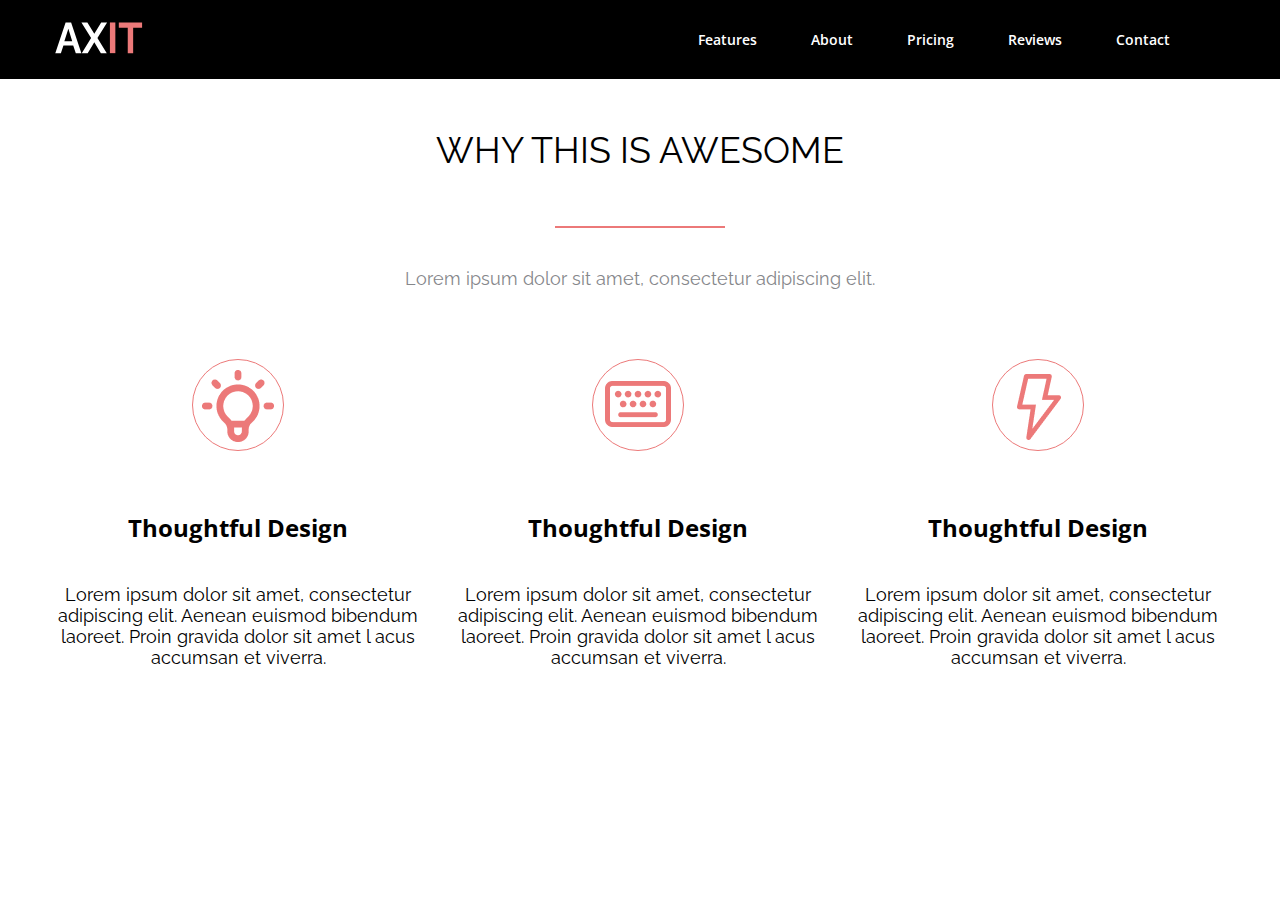
<file: Awesome/index.html>
<!doctype html>
<html lang="en">
<head>
    <meta charset="UTF-8">
    <meta name="viewport"
          content="width=device-width, user-scalable=no, initial-scale=1.0, maximum-scale=1.0, minimum-scale=1.0">
    <meta http-equiv="X-UA-Compatible" content="ie=edge">
    <title>Awesome</title>
    <link rel="stylesheet" href="css/style.css"/>
</head>
<body>
<header class="header">
    <div class="wrapper">
        <div class="header_content">
            <div class="header_logo">
                <img src="assets/img/logo.svg" alt="logo">
            </div>
            <nav class="header_nav">
                <ul class="nav_list">
                    <li class="nav_list__item"><a href="#">Features</a></li>
                    <li class="nav_list__item"><a href="#">About</a></li>
                    <li class="nav_list__item"><a href="#">Pricing</a></li>
                    <li class="nav_list__item"><a href="#">Reviews</a></li>
                    <li class="nav_list__item"><a href="#">Contact</a></li>
                </ul>
            </nav>
        </div>
    </div>
</header>

<section class="awesome">
    <div class="wrapper">
        <h2 class="title">WHY THIS IS AWESOME</h2>
        <div class="line"></div>
        <h5 class="subtitle">Lorem ipsum dolor sit amet, consectetur adipiscing elit.</h5>
        <div class="block_content">
            <div class="block_content_item">
                <div class="block_content_item__img">
                    <img src="assets/img/Vector.png" alt="img" class="img1">
                </div>
                <h4>Thoughtful Design</h4>
                <div class="block_content_item__text">
                    <p>Lorem ipsum dolor sit amet, consectetur adipiscing
                        elit. Aenean euismod bibendum laoreet. Proin
                        gravida  dolor sit amet l acus accumsan et viverra.
                    </p>
                </div>
            </div>
            <div class="block_content_item">
                <div class="block_content_item__img">
                    <img src="assets/img/Vector2.png" alt="img" class="img2">
                </div>
                <h4>Thoughtful Design</h4>
                <div class="block_content_item__text">
                    <p>Lorem ipsum dolor sit amet, consectetur adipiscing
                        elit. Aenean euismod bibendum laoreet.
                        Proin gravida  dolor sit amet l acus accumsan et viverra.
                    </p>
                </div>
            </div>
            <div class="block_content_item">
                <div class="block_content_item__img">
                    <img src="assets/img/Vector3.png" alt="img" class="img3">
                </div>
                <h4>Thoughtful Design</h4>
                <div class="block_content_item__text">
                    <p>Lorem ipsum dolor sit amet, consectetur adipiscing
                        elit. Aenean euismod bibendum laoreet.
                        Proin gravida  dolor sit amet l acus accumsan et viverra.
                    </p>
                </div>
            </div>
        </div>
    </div>
</section>
</body>
</html>
</file>
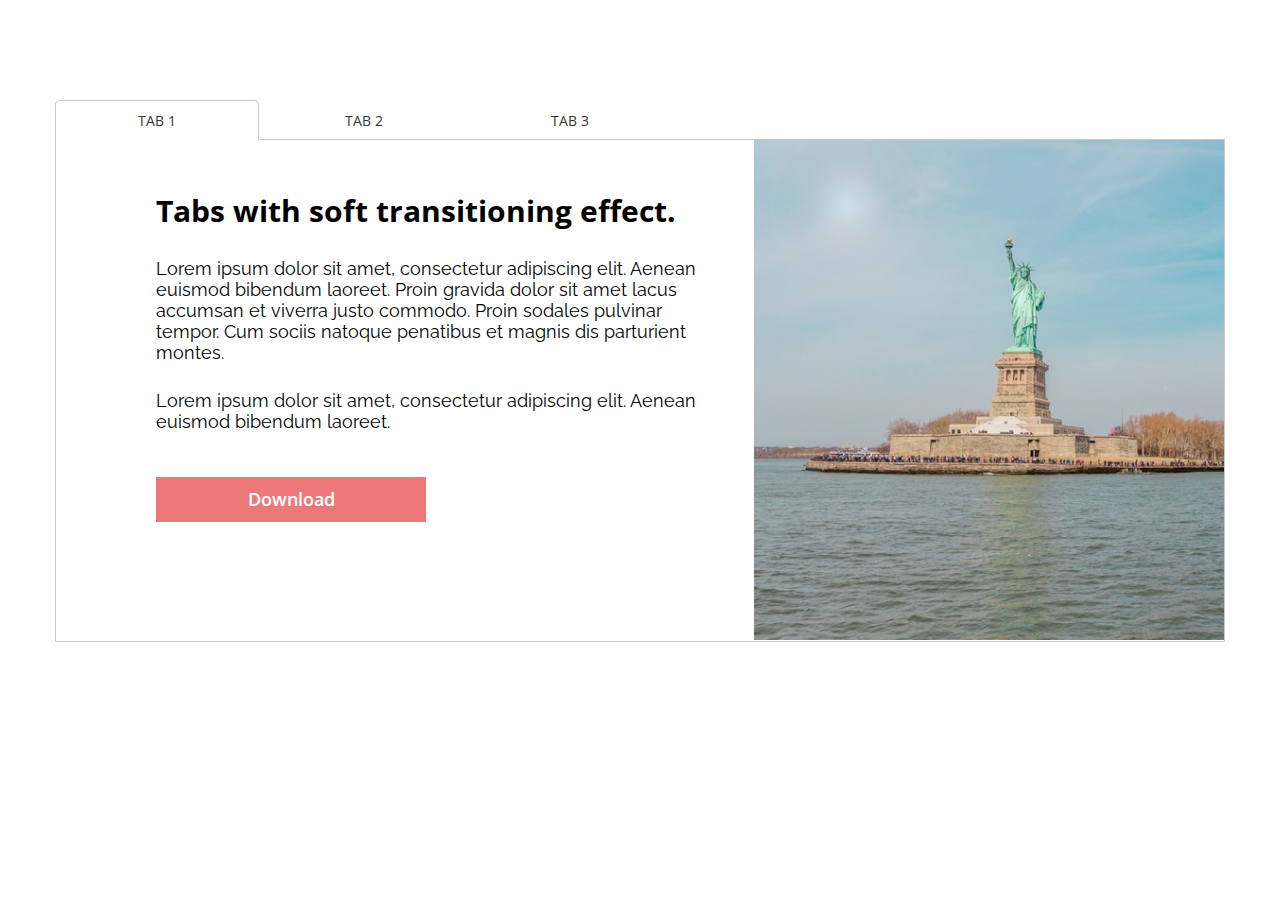
<file: Tabs/index.html>
<!doctype html>
<html lang="en">
<head>
    <meta charset="UTF-8">
    <meta name="viewport"
          content="width=device-width, user-scalable=no, initial-scale=1.0, maximum-scale=1.0, minimum-scale=1.0">
    <meta http-equiv="X-UA-Compatible" content="ie=edge">
    <title>Document</title>
    <link rel="stylesheet" href="css/style.css">
</head>
<body>
<section class="tabs">
    <div class="wrapper">
        <div class="tabs_content">
            <div class="tabs_header">
                <button class="tabs_header__item active">TAB 1</button>
                <button class="tabs_header__item">TAB 2</button>
                <button class="tabs_header__item">TAB 3</button>
            </div>
            <div class="tabs_container">
                <img class="tabs_content__img" src="assets/img/Rectangle%20111.jpg" alt="img">
                <div class="tabs_content_text">
                    <h3 class="tabs_content_text_title">Tabs with soft transitioning effect.</h3>
                    <p class="tabs_content_text_description">Lorem ipsum dolor sit amet, consectetur adipiscing elit. Aenean euismod
                        bibendum laoreet. Proin gravida dolor sit amet lacus accumsan et viverra
                        justo commodo. Proin sodales pulvinar tempor. Cum sociis natoque
                        penatibus et magnis dis parturient montes.</p>
                    <p class="tabs_content_text_description">Lorem ipsum dolor sit amet, consectetur adipiscing elit. Aenean euismod
                        bibendum laoreet.</p>
                    <a class="tabs_content_text_btn" href="#">Download</a>
                </div>
            </div>
        </div>

    </div>
</section>

</body>
</html>
</file>
<file: Awesome/css/style.css>
@import url('https://fonts.googleapis.com/css2?family=Raleway&display=swap');
@import url('https://fonts.googleapis.com/css2?family=Open+Sans:wght@700&family=Raleway&display=swap');
@import url('https://fonts.googleapis.com/css2?family=Open+Sans:wght@600;700&family=Raleway&display=swap');
*{
    margin: 0;
    padding: 0;
    box-sizing: border-box;
    font-family: 'Raleway', sans-serif;
}

ul li {
    list-style-type: none;
}

a {
    text-decoration: none;
}

.wrapper{
    max-width: 1200px;
    padding: 0 15px;
    margin: 0 auto;
}

.header {
    background: black;
}

.header_logo,
.header_nav {
    display: inline-block;
}

.nav_list__item {
    display: inline-block;
    padding: 0 25px;
}

.header_nav {
    float: right;
    margin: 30px;
    }

.nav_list__item a {
    font-family: 'Open Sans', sans-serif;
    font-style: normal;
    font-weight: 600;
    font-size: 14px;
    line-height: 19px;
    text-transform: capitalize;
    color: #FFFFFF;
}








.title {
    font-family: 'Raleway', sans-serif;
    font-style: normal;
    font-weight: 400;
    font-size: 36px;
    line-height: 42px;
    margin-bottom: 55px;
    text-align: center;
}

.awesome {
    padding: 50px 0 58px;
}

.line {
    width: 170px;
    height: 0;
    border: 1px solid #EC7979;
    margin: 0 auto
}

.subtitle {
    font-family: 'Raleway', sans-serif;
    font-style: normal;
    font-weight: 400;
    font-size: 18px;
    line-height: 21px;
    color: #86878B;
    margin: 40px 0 70px;
    text-align: center;
}
.block_content_item h4 {
    font-family: 'Open Sans', sans-serif;
    font-style: normal;
    font-weight: 700;
    font-size: 24px;
    line-height: 33px;
    color: #000000;
    padding: 60px 60px 40px;
    text-align: center;
}

.block_content_item__text p {
    font-family: 'Raleway', sans-serif;
    font-style: normal;
    font-weight: 400;
    font-size: 18px;
    line-height: 21px;
    color: #000000;
    text-align: center;
}

.block_content {
    margin: 0 -15px
}

.block_content_item {
    display: inline-block;
    width: 370px;
    margin: 0 13px;
}

.block_content_item__img {
    width: 92px;
    height: 92px;
    border: 1px solid #EC7979;
    border-radius: 50%;
    margin: 0 auto;
    }

.img1 {
    padding: 9px 8px;
}

.img2 {
    padding: 21px 12px;
}

.img3 {
    padding: 14px 24px;
}
</file>
<file: Tabs/css/style.css>
@import url('https://fonts.googleapis.com/css2?family=Open+Sans:wght@400;700&family=Raleway&display=swap');

* {
    padding: 0;
    margin: 0;
    box-sizing: border-box;
    border: none;
}

.wrapper {
    max-width: 1200px;
    padding: 0 15px;
    margin: 0 auto;
}

.tabs_header__item {
    display: inline-block;
    font-family: 'Open Sans', sans-serif;
    font-style: normal;
    font-weight: 400;
    font-size: 14px;
    line-height: 19px;
    text-align: center;
    text-transform: uppercase;
    color: #333333;
    padding: 10px 82px;
    background: none;
    cursor: pointer;
    }

.tabs_header {
    margin-bottom: -1px;
}

.tabs_header__item.active {
    border: 1px solid #C6CBCD;
    border-bottom: none;
    border-radius: 5px 5px 0 0;
    background: white;
}

.tabs {
    padding-top: 100px;
}

.tabs_container {
    border: 1px solid #C6CBCD;
}

.tabs_content_text {
    display: inline-block;
    max-width: 670px;
    padding: 0 30px 119px 100px;

}

.tabs_content_text_title {
    font-family: 'Open Sans', sans-serif;
    font-style: normal;
    font-weight: 700;
    font-size: 30px;
    line-height: 41px;
    color: #000000;
    margin: 50px 0 27px;
}

.tabs_content_text_description {
    font-family: 'Raleway', sans-serif;
    font-style: normal;
    font-weight: 400;
    font-size: 18px;
    line-height: 21px;
    color: #000000;
    margin-bottom: 27px;
}

.tabs_content_text_btn {
    display: block;
    width: 270px;
    font-family: 'Open Sans', sans-serif;
    font-style: normal;
    font-weight: 600;
    font-size: 18px;
    line-height: 25px;
    text-align: center;
    text-transform: capitalize;
    color: #FFFFFF;
    background: #EC7979;
    padding: 10px 0;
    margin-top: 45px;
    text-decoration: none;
}

.tabs_content__img {
    float: right;

}
</file>
